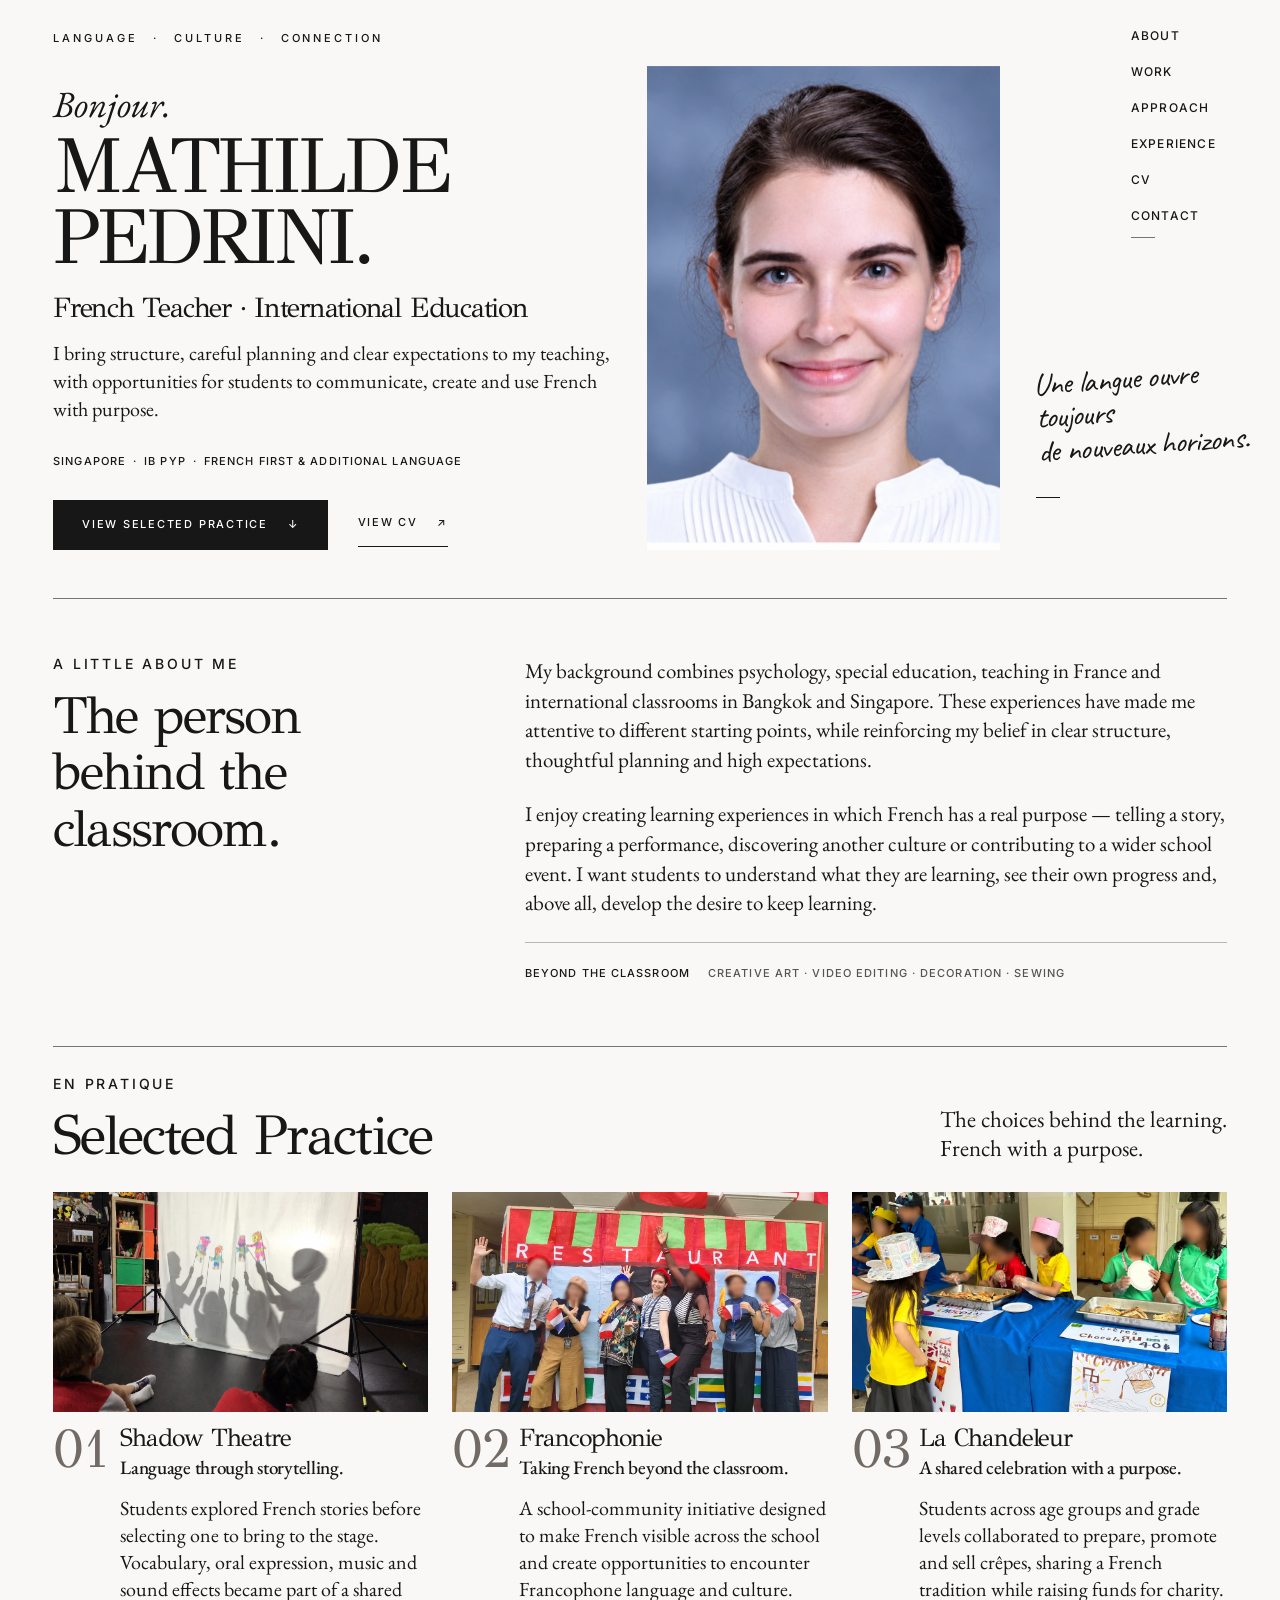
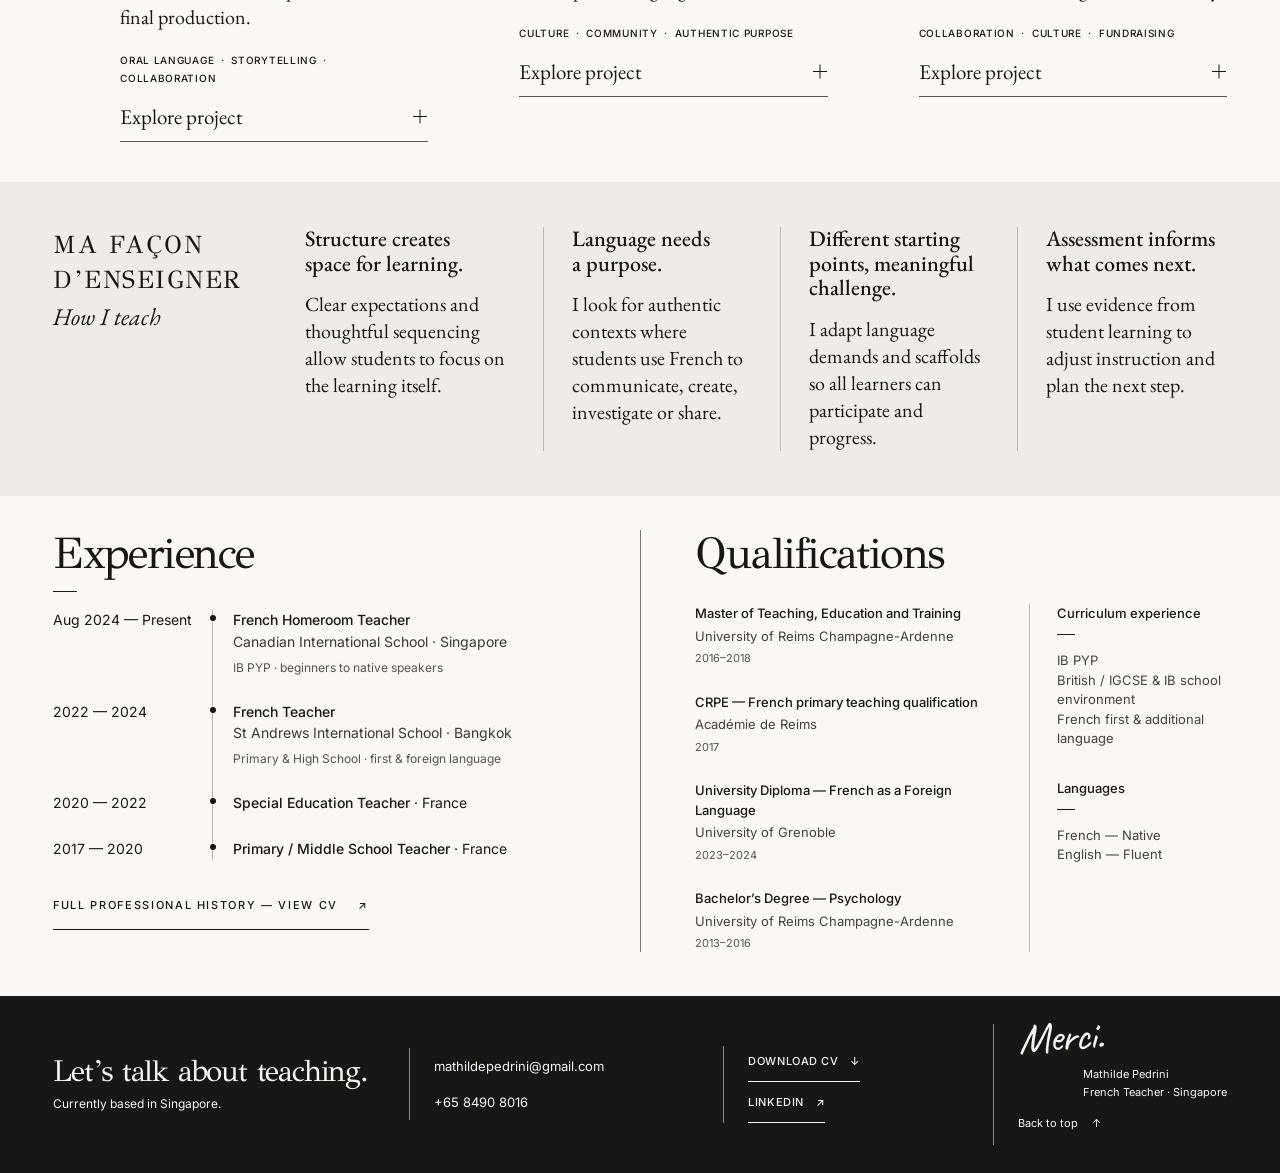
<file: index.html>
<!doctype html>
<html lang="en">
<head>
  <meta charset="utf-8">
  <meta name="viewport" content="width=device-width, initial-scale=1">
  <title>Mathilde Pedrini · French Teacher</title>
  <meta name="description" content="French teacher in international education. Explore Mathilde Pedrini’s approach to language, selected practice, experience and qualifications.">
  <meta name="theme-color" content="#f9f8f6">
  <!-- Discretion, not privacy: GitHub Pages and this CV are publicly accessible. -->
  <link rel="canonical" href="https://mathildepedrini.github.io/">
  <link rel="icon" type="image/svg+xml" href="assets/images/favicon.svg">
  <!-- Original type families, served locally for consistent rendering. -->
  <link rel="preload" href="assets/fonts/gfs-didot-400-normal.woff2" as="font" type="font/woff2" crossorigin>
  <link rel="stylesheet" href="assets/fonts/fonts.css">
  <link rel="stylesheet" href="styles.css?v=20261010-photos">
  <script src="script.js?v=20261010-photos" defer></script>
  <meta name="author" content="Mathilde Pedrini">
  <meta property="og:type" content="website">
  <meta property="og:locale" content="en_GB">
  <meta property="og:site_name" content="Mathilde Pedrini">
  <meta property="og:title" content="Mathilde Pedrini · French Teacher">
  <meta property="og:description" content="Language, culture and connection. Selected teaching practice, international experience and professional qualifications.">
  <meta property="og:url" content="https://mathildepedrini.github.io/">
  <meta property="og:image" content="https://mathildepedrini.github.io/assets/images/social-preview.png">
  <meta property="og:image:width" content="1200">
  <meta property="og:image:height" content="630">
  <meta property="og:image:alt" content="Mathilde Pedrini — French Teacher. Language · Culture · Connection.">
  <meta name="twitter:card" content="summary_large_image">
  <meta name="twitter:title" content="Mathilde Pedrini · French Teacher">
  <meta name="twitter:description" content="Selected practice and experience in international education.">
  <meta name="twitter:image" content="https://mathildepedrini.github.io/assets/images/social-preview.png">
  <link rel="icon" type="image/png" sizes="32x32" href="assets/images/favicon-32.png">
  <link rel="apple-touch-icon" href="assets/images/apple-touch-icon.png">
</head>
<body>
  <a class="skip-link" href="#main">Skip to content</a>

  <!-- 01. MASTHEAD + HERO — edit your introduction and portrait here. -->
  <header id="top" class="masthead wrap">
    <a class="masthead-signature" href="#top" aria-label="Mathilde Pedrini — back to top">Language <span aria-hidden="true">·</span> Culture <span aria-hidden="true">·</span> Connection</a>
    <button class="menu-toggle" type="button" aria-expanded="false" aria-controls="main-nav" hidden>
      <span class="menu-label">Menu</span><span class="menu-mark" aria-hidden="true"><i></i><i></i></span>
    </button>
    <nav id="main-nav" class="main-nav" aria-label="Main navigation">
      <a href="#about">About</a>
      <a href="#practice">Work</a>
      <a href="#approach">Approach</a>
      <a href="#experience">Experience</a>
      <a href="assets/documents/Mathilde-Pedrini-CV.pdf" target="_blank" rel="noopener">CV<span class="sr-only"> (PDF, opens in a new tab)</span></a>
      <a href="#contact">Contact</a>
    </nav>
  </header>

  <main id="main" tabindex="-1">
    <section class="hero wrap" aria-labelledby="name">
      <div class="hero-intro">
        <p class="bonjour" lang="fr">Bonjour.</p>
        <h1 id="name">Mathilde<br>Pedrini.</h1>
        <p class="role">French Teacher <span aria-hidden="true">·</span> International Education</p>
        <p class="intro-copy">I bring structure, careful planning and clear expectations to my teaching, with opportunities for students to communicate, create and use French with purpose.</p>
        <p class="credentials-line"><span>Singapore</span><span>IB PYP</span><span>French first &amp; additional language</span></p>
        <div class="hero-actions">
          <a class="button-primary" href="#practice">View selected practice <span aria-hidden="true">↓</span></a>
          <a class="text-link label-link" href="assets/documents/Mathilde-Pedrini-CV.pdf" target="_blank" rel="noopener">View CV <span aria-hidden="true">↗</span><span class="sr-only"> (PDF, opens in a new tab)</span></a>
        </div>
      </div>
      <figure class="portrait-frame">
        <!-- High-resolution colour portrait based on the original CV headshot. -->
        <img src="assets/images/mathilde-portrait.webp" width="1196" height="1228" fetchpriority="high" alt="Professional portrait of Mathilde Pedrini">
      </figure>
      <aside class="hero-note" aria-label="A note in French">
        <p class="hero-note-text" lang="fr">Une langue ouvre toujours<br>de nouveaux horizons.</p>
        <span class="small-rule" aria-hidden="true"></span>
      </aside>
    </section>

    <!-- 02. ABOUT — personal-professional context that complements, rather than repeats, the CV. -->
    <section id="about" class="about wrap" aria-labelledby="about-title">
      <div class="about-heading">
        <p class="eyebrow">A little about me</p>
        <h2 id="about-title">The person behind the classroom.</h2>
      </div>
      <div class="about-copy">
        <p>My background combines psychology, special education, teaching in France and international classrooms in Bangkok and Singapore. These experiences have made me attentive to different starting points, while reinforcing my belief in clear structure, thoughtful planning and high expectations.</p>
        <p>I enjoy creating learning experiences in which French has a real purpose — telling a story, preparing a performance, discovering another culture or contributing to a wider school event. I want students to understand what they are learning, see their own progress and, above all, develop the desire to keep learning.</p>
        <p class="about-personal"><span>Beyond the classroom</span> Creative art · video editing · decoration · sewing</p>
      </div>
    </section>

    <!-- 03. SELECTED PRACTICE — three cards, with details on the same page.
         All three thumbnail images are AI-generated illustrations taken from
         the approved design. Do not present them as classroom photographs. -->
    <section id="practice" class="practice wrap" aria-labelledby="practice-title">
      <div class="practice-heading">
        <div class="practice-heading-main">
          <p class="eyebrow" lang="fr">En pratique</p>
          <h2 id="practice-title">Selected Practice</h2>
        </div>
        <p class="practice-deck">The choices behind the learning.<br>French with a purpose.</p>
      </div>

      <div class="project-grid">
        <article class="project-card" id="shadow-theatre" aria-labelledby="shadow-title">
          <figure class="project-figure">
            <img src="assets/images/shadow-theatre.webp" width="1440" height="1080" loading="lazy" alt="Colourful puppets and shadows performing behind a screen during the shadow theatre project">
          </figure>
          <div class="project-body">
            <span class="project-number" aria-hidden="true">01</span>
            <div class="project-writing">
              <h3 id="shadow-title">Shadow Theatre</h3>
              <p class="project-subtitle">Language through storytelling.</p>
              <p class="project-description">Students explored French stories before selecting one to bring to the stage. Vocabulary, oral expression, music and sound effects became part of a shared final production.</p>
              <p class="project-tags">Oral language <span>·</span> Storytelling <span>·</span> Collaboration</p>
              <details class="project-details" id="shadow-details">
                <summary><span>Explore project<span class="sr-only"> — Shadow Theatre</span></span><span class="detail-mark" aria-hidden="true"></span></summary>
                <div class="project-detail-content">
                  <h4>Learning intention</h4>
                  <p>Use French vocabulary and oral expression to bring a chosen story to life.</p>
                  <h4>From story to stage</h4>
                  <p>Discover and choose a story, develop its vocabulary and oral expression, add music and sound effects, then present the production.</p>
                  <h4>Instructional decisions</h4>
                  <p>Student choice gives the language work a shared purpose. Vocabulary and voice become tools for communicating a story, alongside music and sound.</p>
                  <h4>Assessment</h4>
                  <p>The final production served as the assessment, bringing the language work together in a performance.</p>
                </div>
              </details>
            </div>
          </div>
        </article>

        <article class="project-card" id="francophonie" aria-labelledby="francophonie-title">
          <figure class="project-figure">
            <img src="assets/images/francophonie.webp" width="1440" height="663" loading="lazy" alt="Mathilde and colleagues celebrating Francophonie in front of a handmade French restaurant">
          </figure>
          <div class="project-body">
            <span class="project-number" aria-hidden="true">02</span>
            <div class="project-writing">
              <h3 id="francophonie-title">Francophonie</h3>
              <p class="project-subtitle">Taking French beyond the classroom.</p>
              <p class="project-description">A school-community initiative designed to make French visible across the school and create opportunities to encounter Francophone language and culture.</p>
              <p class="project-tags">Culture <span>·</span> Community <span>·</span> Authentic purpose</p>
              <details class="project-details" id="francophonie-details">
                <summary><span>Explore project<span class="sr-only"> — Francophonie</span></span><span class="detail-mark" aria-hidden="true"></span></summary>
                <div class="project-detail-content">
                  <h4>Purpose</h4>
                  <p>Give the French language and Francophone cultures a place in the wider school community, beyond individual lessons.</p>
                  <h4>My contribution</h4>
                  <p>I organise Francophonie celebrations and events that promote the French language throughout the school community.</p>
                  <h4>Related cultural projects</h4>
                  <p>To celebrate Francophonie and promote French across the school, I also organised an exhibition on French-speaking countries, a choir singing French songs, and a QR-code treasure hunt featuring fun facts about French-speaking countries.</p>
                </div>
              </details>
            </div>
          </div>
        </article>

        <article class="project-card" id="chandeleur" aria-labelledby="chandeleur-title">
          <figure class="project-figure">
            <img src="assets/images/chandeleur.webp" width="1080" height="1440" loading="lazy" alt="Students preparing and selling crêpes at a decorated school fundraising stall">
          </figure>
          <div class="project-body">
            <span class="project-number" aria-hidden="true">03</span>
            <div class="project-writing">
              <h3 id="chandeleur-title" lang="fr">La Chandeleur</h3>
              <p class="project-subtitle">A shared celebration with a purpose.</p>
              <p class="project-description">Students across age groups and grade levels collaborated to prepare, promote and sell crêpes, sharing a French tradition while raising funds for charity.</p>
              <p class="project-tags">Collaboration <span>·</span> Culture <span>·</span> Fundraising</p>
              <details class="project-details" id="chandeleur-details">
                <summary><span>Explore project<span class="sr-only"> — La Chandeleur</span></span><span class="detail-mark" aria-hidden="true"></span></summary>
                <div class="project-detail-content">
                  <h4>Purpose</h4>
                  <p>Bring La Chandeleur into the school community through a crêpe fundraiser, connecting a French cultural celebration with a shared charitable purpose.</p>
                  <h4>From preparation to sale</h4>
                  <p>Students took part in preparing crêpes, creating promotional materials and selling them. The celebration became a collaborative project, with a real audience and a purpose beyond the classroom.</p>
                  <h4>Across ages and grade levels</h4>
                  <p>The project brought students of different ages and grade levels together to contribute to the same event. Collaboration connected the preparation, promotion and sale of the crêpes.</p>
                  <h4>Culture in the school community</h4>
                  <p>Sharing the celebration gave students a practical way to introduce others to a French tradition while contributing to a fundraising effort.</p>
                </div>
              </details>
            </div>
          </div>
        </article>
      </div>
    </section>

    <!-- 04. APPROACH — the light-grey, five-column band from the reference. -->
    <section id="approach" class="approach" aria-labelledby="approach-title">
      <div class="approach-grid wrap">
        <div class="approach-label">
          <h2 id="approach-title" lang="fr">Ma façon<br> d’enseigner</h2>
          <p>How I teach</p>
        </div>
        <article class="approach-item">
          <h3>Structure creates<br class="desktop-break"> space for learning.</h3>
          <p>Clear expectations and thoughtful sequencing allow students to focus on the learning itself.</p>
        </article>
        <article class="approach-item">
          <h3>Language needs<br class="desktop-break"> a purpose.</h3>
          <p>I look for authentic contexts where students use French to communicate, create, investigate or share.</p>
        </article>
        <article class="approach-item">
          <h3>Different starting points, meaningful challenge.</h3>
          <p>I adapt language demands and scaffolds so all learners can participate and progress.</p>
        </article>
        <article class="approach-item">
          <h3>Assessment informs<br class="desktop-break"> what comes next.</h3>
          <p>I use evidence from student learning to adjust instruction and plan the next step.</p>
        </article>
      </div>
    </section>

    <!-- 05. EXPERIENCE & QUALIFICATIONS — concise; the full CV is linked below. -->
    <div class="career wrap">
      <section id="experience" class="experience" aria-labelledby="experience-title">
        <h2 id="experience-title">Experience</h2>
        <span class="small-rule" aria-hidden="true"></span>
        <ol class="timeline">
          <li>
            <p class="timeline-date">Aug 2024 — Present</p>
            <div class="timeline-content"><h3>French Homeroom Teacher</h3><p>Canadian International School · Singapore</p><p class="experience-focus">IB PYP · beginners to native speakers</p></div>
          </li>
          <li>
            <p class="timeline-date">2022 — 2024</p>
            <div class="timeline-content"><h3>French Teacher</h3><p>St Andrews International School · Bangkok</p><p class="experience-focus">Primary &amp; High School · first &amp; foreign language</p></div>
          </li>
          <li>
            <p class="timeline-date">2020 — 2022</p>
            <div class="timeline-content"><h3>Special Education Teacher <span>· France</span></h3></div>
          </li>
          <li>
            <p class="timeline-date">2017 — 2020</p>
            <div class="timeline-content"><h3>Primary / Middle School Teacher <span>· France</span></h3></div>
          </li>
        </ol>
        <a class="career-cv-link text-link label-link" href="assets/documents/Mathilde-Pedrini-CV.pdf" target="_blank" rel="noopener">Full professional history — View CV <span class="sr-only"> (PDF, opens in a new tab)</span> <span aria-hidden="true">↗</span></a>
      </section>
      <section id="qualifications" class="qualifications" aria-labelledby="qualifications-title">
        <h2 id="qualifications-title">Qualifications</h2>
        <div class="qualifications-grid">
          <dl class="degrees">
            <div><dt>Master of Teaching, Education and Training</dt><dd class="qualification-detail">University of Reims Champagne-Ardenne <span class="qualification-year">2016–2018</span></dd></div>
            <div><dt>CRPE — French primary teaching qualification</dt><dd class="qualification-detail">Académie de Reims <span class="qualification-year">2017</span></dd></div>
            <div><dt>University Diploma — French as a Foreign Language</dt><dd class="qualification-detail">University of Grenoble <span class="qualification-year">2023–2024</span></dd></div>
            <div><dt>Bachelor’s Degree — Psychology</dt><dd class="qualification-detail">University of Reims Champagne-Ardenne <span class="qualification-year">2013–2016</span></dd></div>
          </dl>
          <div class="curriculum-languages">
            <h3>Curriculum experience</h3>
            <span class="small-rule" aria-hidden="true"></span>
            <p>IB PYP<br>British / IGCSE &amp; IB school environment<br>French first &amp; additional language</p>
            <h3>Languages</h3>
            <span class="small-rule" aria-hidden="true"></span>
            <p>French — Native<br>English — Fluent</p>
          </div>
        </div>
      </section>
    </div>
  </main>

  <!-- 06. CONTACT — original contact information and profile URL. -->
  <footer id="contact" class="contact" aria-labelledby="contact-title">
    <div class="contact-grid wrap">
      <div class="contact-intro">
        <h2 id="contact-title">Let’s talk about teaching.</h2>
        <p>Currently based in Singapore.</p>
      </div>
      <address class="contact-address">
        <a href="mailto:mathildepedrini@gmail.com">mathildepedrini@gmail.com</a>
        <a href="tel:+6584908016">+65 8490 8016</a>
      </address>
      <div class="contact-cv">
        <a class="text-link label-link" href="assets/documents/Mathilde-Pedrini-CV.pdf" download="Mathilde-Pedrini-CV.pdf">Download CV <span aria-hidden="true">↓</span><span class="sr-only"> (PDF, 751 KB)</span></a>
        <a class="text-link label-link" href="https://www.linkedin.com/in/mathilde-pedrini-573673295/" target="_blank" rel="noopener noreferrer">LinkedIn <span aria-hidden="true">↗</span><span class="sr-only"> (opens in a new tab)</span></a>
      </div>
      <div class="signoff">
        <p class="merci-text" lang="fr">Merci.</p>
        <p class="signoff-meta">Mathilde Pedrini<br>French Teacher · Singapore</p>
        <a class="back-top" href="#top">Back to top <span aria-hidden="true">↑</span></a>
      </div>
    </div>
  </footer>
</body>
</html>
</file>
<file: assets/fonts/fonts.css>
@font-face { font-family: 'Caveat'; font-style: normal; font-weight: 400; font-display: swap; src: url('caveat-400-normal.woff2') format('woff2'); }
@font-face { font-family: 'EB Garamond'; font-style: italic; font-weight: 400; font-display: swap; src: url('eb-garamond-400-italic.woff2') format('woff2'); }
@font-face { font-family: 'EB Garamond'; font-style: normal; font-weight: 400; font-display: swap; src: url('eb-garamond-400-normal.woff2') format('woff2'); }
@font-face { font-family: 'EB Garamond'; font-style: normal; font-weight: 500; font-display: swap; src: url('eb-garamond-500-normal.woff2') format('woff2'); }
@font-face { font-family: 'GFS Didot'; font-style: normal; font-weight: 400; font-display: swap; src: url('gfs-didot-400-normal.woff2') format('woff2'); }
@font-face { font-family: 'Inter'; font-style: normal; font-weight: 400; font-display: swap; src: url('inter-400-normal.woff2') format('woff2'); }
@font-face { font-family: 'Inter'; font-style: normal; font-weight: 500; font-display: swap; src: url('inter-500-normal.woff2') format('woff2'); }
</file>
<file: styles.css>
/*
 * Mathilde Pedrini — French editorial portfolio
 * Refined from the original editorial design, 1 October 2026.
 * Edit colours, type and spacing in :root. No framework or build step.
 * Original composition and palette retained; responsive rules consolidated below.
 */

/* ---------- Design tokens + accessible foundations ---------- */
:root {
  --paper: #f9f8f6;
  --ink: #171717;
  --muted: #565452;
  --rule: #777471;
  --soft-rule: #bbb8b4;
  --band: #eeece9;
  --footer: #171717;
  --number: #716a65;
  --serif: 'EB Garamond', 'Baskerville', 'Times New Roman', serif;
  --display: 'GFS Didot', Didot, 'Bodoni MT', 'EB Garamond', Georgia, serif;
  --sans: Inter, -apple-system, BlinkMacSystemFont, 'Segoe UI', Arial, sans-serif;
  --hand: 'Snell Roundhand', 'Caveat', 'Segoe Script', 'Bradley Hand', cursive;
  --max-width: 1360px;
  --gutter: clamp(24px, 4.75vw, 76px);
}
* { box-sizing: border-box; }
html { scroll-behavior: smooth; scroll-padding-top: 30px; }
body { margin: 0; background: var(--paper); color: var(--ink); font-family: var(--serif); font-size: 20px; -webkit-font-smoothing: antialiased; }
button, a { -webkit-tap-highlight-color: rgba(23,23,23,.08); }
h1, h2, h3, h4, p, figure, dl, dd { margin: 0; }
button, a { touch-action: manipulation; }
button { color: inherit; font: inherit; }
a { color: inherit; text-decoration-thickness: 1px; text-underline-offset: .25em; }
a, button, summary { outline-offset: 5px; }
a:focus-visible, button:focus-visible, summary:focus-visible { outline: 2px solid currentColor; }
img { display: block; max-width: 100%; }
button { cursor: pointer; }
[hidden] { display: none !important; }
::selection { color: var(--paper); background: var(--ink); }
.wrap { width: calc(100% - var(--gutter) * 2); max-width: var(--max-width); margin-inline: auto; }
.sr-only { position: absolute; width: 1px; height: 1px; padding: 0; margin: -1px; overflow: hidden; clip-path: inset(50%); border: 0; white-space: nowrap; }
.skip-link { position: fixed; left: 16px; top: 12px; transform: translateY(-180%); z-index: 100; padding: 12px 18px; background: var(--ink); color: white; font: 14px var(--sans); }
.skip-link:focus { transform: translateY(0); }
.small-rule { display: block; width: 24px; height: 1px; background: currentColor; }
.eyebrow { font: 500 14px/1.5 var(--sans); letter-spacing: .2em; text-transform: uppercase; }
h2 { font: 400 clamp(40px, 4.4vw, 66px)/1.08 var(--display); letter-spacing: -.035em; }

/* ---------- Masthead: a small signature, vertical menu at upper right ---------- */
.masthead { position: relative; padding-top: 22px; min-height: 64px; z-index: 5; }
.masthead-signature { display: inline-block; font: 500 11px/1.5 var(--sans); letter-spacing: .27em; text-transform: uppercase; text-decoration: none; }
.masthead-signature span { margin: 0 9px; }
.main-nav { position: absolute; top: 20px; right: 0; display: flex; flex-direction: column; align-items: flex-start; gap: 4px; min-width: 96px; }
.main-nav a { min-height: 32px; display: flex; align-items: center; position: relative; font: 500 12px/1.2 var(--sans); letter-spacing: .1em; text-transform: uppercase; text-decoration: none; }
.main-nav a::after { content: ''; position: absolute; left: 0; bottom: 3px; width: 0; height: 1px; background: currentColor; transition: width .18s ease; }
.main-nav a:hover::after, .main-nav a:focus-visible::after { width: 100%; }
.main-nav::after { content: ''; width: 24px; height: 1px; margin-top: 1px; background: var(--rule); }
.menu-toggle { display: none; }

/* ---------- Hero ---------- */
.hero { display: grid; grid-template-columns: minmax(0, 1.58fr) minmax(0, 1fr) minmax(0, .54fr); gap: clamp(24px, 3.2vw, 52px); padding: 2px 0 48px; border-bottom: 1px solid var(--rule); align-items: center; }
.hero-intro { min-width: 0; padding-block: 20px 0; }
.bonjour { font-size: clamp(32px, 2.9vw, 44px); font-style: italic; line-height: 1; margin-bottom: 8px; }
h1 { font: 400 clamp(60px, 6.1vw, 90px)/.91 var(--display); letter-spacing: -.052em; text-transform: uppercase; margin-bottom: 20px; }
.role { font: 400 clamp(23px, 2.15vw, 33px)/1.12 var(--display); letter-spacing: -.045em; margin-bottom: 15px; }
.intro-copy { max-width: 610px; font-size: clamp(20px, 1.47vw, 23px); line-height: 1.4; }
.credentials-line { display: flex; flex-wrap: wrap; align-items: center; gap: 7px; margin-block: 29px; font: 500 11px/1.7 var(--sans); letter-spacing: .1em; text-transform: uppercase; }
.credentials-line span:not(:last-child)::after { content: '·'; margin-left: 7px; }
.hero-actions { display: flex; align-items: center; flex-wrap: wrap; gap: 30px; }
.button-primary { display: inline-flex; align-items: center; justify-content: center; gap: 20px; min-height: 50px; padding: 13px 28px; background: var(--ink); color: white; border: 1px solid var(--ink); font: 500 11px/1.5 var(--sans); letter-spacing: .16em; text-transform: uppercase; text-decoration: none; transition: background .18s ease, color .18s ease; }
.button-primary:hover { color: var(--ink); background: transparent; }
.text-link { display: inline-flex; align-items: center; justify-content: space-between; gap: 20px; min-height: 44px; padding-bottom: 4px; border-bottom: 1px solid currentColor; text-decoration: none; }
.text-link:hover { text-decoration: underline; text-underline-offset: 6px; }
.label-link { font: 500 11px/1.5 var(--sans); text-transform: uppercase; letter-spacing: .15em; }
.portrait-frame { width: 100%; min-width: 0; align-self: stretch; min-height: 440px; aspect-ratio: 275/363; overflow: hidden; background: #dadada; }
.portrait-frame img { width: 100%; height: 100%; object-fit: cover; object-position: center; filter: none; }
.hero-note { align-self: end; padding-bottom: 52px; }
.hero-note-text {
  width: max-content;
  max-width: 220px;
  font: 400 31px/1.08 var(--hand);
  letter-spacing: -.02em;
  transform: rotate(-4deg);
  transform-origin: left center;
}
.hero-note .small-rule { margin-top: 28px; }


/* ---------- About: personal-professional context, deliberately concise ---------- */
.about {
  display: grid;
  grid-template-columns: .72fr 1.28fr;
  gap: clamp(50px, 7vw, 110px);
  padding-block: 54px 62px;
  border-bottom: 1px solid var(--rule);
}
.about-heading .eyebrow { margin-bottom: 14px; }
.about-heading h2 { max-width: 430px; font-size: clamp(42px, 4.1vw, 62px); }
.about-copy { max-width: 760px; padding-top: 3px; }
.about-copy > p { font-size: clamp(21px, 1.55vw, 23px); line-height: 1.42; }
.about-copy > p + p { margin-top: 24px; }
.about-personal {
  padding-top: 21px;
  border-top: 1px solid var(--soft-rule);
  color: var(--muted);
  font: 500 11px/1.8 var(--sans) !important;
  letter-spacing: .1em;
  text-transform: uppercase;
}
.about-personal span { color: var(--ink); margin-right: 14px; }
.career-cv-link { width: fit-content; margin-top: 26px; }
.qualification-detail { color: var(--muted); }



/* ---------- Selected practice: editorial three-column grid ---------- */
.practice { padding-block: 26px 40px; }
.practice-heading { display: grid; grid-template-columns: 1fr auto; align-items: end; gap: 50px; margin-bottom: 25px; }
.practice-heading .eyebrow { margin-bottom: 12px; }
.practice-deck { font-size: 23px; line-height: 1.25; padding-bottom: 4px; }
.project-grid { display: grid; grid-template-columns: repeat(3, minmax(0, 1fr)); gap: 26px; align-items: start; }
.project-card { min-width: 0; }
.project-figure { margin-bottom: 12px; }
.project-figure img { display: block; width: 100%; aspect-ratio: 297/174; height: auto; object-fit: cover; }
#francophonie .project-figure img { object-position: left center; }
#chandeleur .project-figure img { object-position: center 62%; }
.project-body { display: grid; grid-template-columns: 52px minmax(0, 1fr); gap: 15px; }
.project-number { font: 400 54px/.95 var(--display); color: var(--number); letter-spacing: -.035em; }
.project-writing h3 { font: 400 clamp(24px, 1.98vw, 30px)/1.12 var(--display); letter-spacing: -.04em; }
.project-subtitle { margin-top: 5px; font-size: 19px; line-height: 1.2; font-weight: 500; letter-spacing: -.015em; }
.project-description { margin-top: 15px; font-size: 20px; line-height: 1.36; }
.project-tags { margin-top: 20px; font: 500 10px/1.8 var(--sans); letter-spacing: .07em; text-transform: uppercase; }
.project-tags span { margin-inline: 3px; }
.project-details { margin-top: 7px; }
.project-details summary { display: flex; justify-content: space-between; align-items: center; gap: 20px; width: 100%; min-height: 48px; border-bottom: 1px solid #575451; list-style: none; font-size: 21px; line-height: 1.25; cursor: pointer; padding-block: 8px; }
.project-details summary::-webkit-details-marker { display: none; }
.project-details summary:hover { color: var(--muted); }
.project-detail-content { padding-top: 24px; }
.project-detail-content h4 { margin-block: 17px 7px; font: 500 11px/1.6 var(--sans); letter-spacing: .12em; text-transform: uppercase; }
.project-detail-content h4:first-child { margin-top: 0; }
.project-detail-content p { font-size: 20px; line-height: 1.45; }

/* ---------- How I teach: restrained grey band, no decorative boxes ---------- */
.approach { background: var(--band); padding-block: 45px; }
.approach-grid { display: grid; grid-template-columns: 1.07fr 1fr 1fr 1fr 1fr; gap: 28px; }
.approach-label h2 { font: 400 25px/1.4 var(--display); letter-spacing: .06em; text-transform: uppercase; }
.approach-label p { font-size: 24px; line-height: 1.2; font-style: italic; margin-top: 6px; }
.approach-item { border-left: 1px solid var(--soft-rule); padding-left: 28px; }
.approach-item:nth-child(2) { border-left: 0; padding-left: 0; }
.approach-item h3 { font-size: 22px; font-weight: 500; line-height: 1.13; margin-bottom: 15px; }
.approach-item p { font-size: 20px; line-height: 1.35; }

/* ---------- Career, qualifications and curriculum ---------- */
.career { display: grid; grid-template-columns: 1fr 1.1fr; gap: 54px; padding-block: 34px 44px; }
.career h2 { font-size: clamp(37px, 3.45vw, 52px); margin-bottom: 26px; }
.experience > .small-rule { margin-top: -13px; margin-bottom: 18px; }
.timeline { list-style: none; padding: 0; margin: 0; font: 400 14px/1.45 var(--sans); }
.timeline li { position: relative; display: grid; grid-template-columns: 140px minmax(0,1fr); gap: 19px; }
.timeline-date { font-size: 14px; white-space: nowrap; }
.timeline-content { position: relative; padding: 0 0 24px 20px; border-left: 1px solid var(--soft-rule); }
.timeline li:last-child .timeline-content { padding-bottom: 0; }
.timeline-content::before { content: ''; position: absolute; width: 6px; height: 6px; border-radius: 50%; background: var(--ink); top: 5px; left: -3.5px; }
.timeline h3 { font: 500 14px/1.4 var(--sans); margin-bottom: 2px; }
.timeline h3 span { font-weight: 400; }
.timeline-content p { color: #383735; }
.qualifications { border-left: 1px solid var(--rule); padding-left: 54px; }
.qualifications-grid { display: grid; grid-template-columns: 1.55fr 1fr; gap: 27px; }
.degrees { font: 400 13px/1.5 var(--sans); }
.degrees > div + div { margin-top: 26px; }
.degrees dt { font-weight: 500; }
.degrees dd { color: #41403e; margin-top: 3px; }
.curriculum-languages { padding-left: 27px; border-left: 1px solid var(--soft-rule); font: 400 13px/1.5 var(--sans); }
.curriculum-languages h3 { font: 500 13px/1.4 var(--sans); }
.curriculum-languages .small-rule { width: 18px; margin-block: 12px 16px; }
.curriculum-languages p { color: #41403e; }
.curriculum-languages p + h3 { margin-top: 30px; }

/* ---------- Contact / sign-off ---------- */
.contact { background: var(--footer); color: #f5f4f1; padding-block: 28px; }
.contact-grid { display: grid; grid-template-columns: 1.35fr 1.18fr 1fr .95fr; gap: 24px; align-items: center; }
.contact h2 { font-size: clamp(25px, 2.35vw, 35px); letter-spacing: -.04em; }
.contact p { font: 400 12px/1.65 var(--sans); }
.contact-intro p { margin-top: 7px; }
.contact-address, .contact-cv, .signoff { border-left: 1px solid #868480; padding-left: 24px; min-height: 70px; }
.contact-address { display: flex; flex-direction: column; justify-content: center; font: 400 13px/1.7 var(--sans); }
.contact-address a { display: inline-flex; align-items: center; min-height: 36px; text-decoration: none; overflow-wrap: anywhere; }
.contact-address a:hover { text-decoration: underline; }
.contact-cv { display: flex; flex-direction: column; align-items: flex-start; justify-content: center; gap: 5px; }
.contact-cv .text-link { gap: 12px; font-size: 11px; letter-spacing: .05em; white-space: nowrap; }
.signoff { display: flex; flex-direction: column; align-items: flex-start; padding-top: 0; }
.merci-text {
  font: 400 43px/1.05 var(--hand) !important;
  letter-spacing: -.025em;
  transform: rotate(-3deg);
  transform-origin: left center;
  margin: -7px 0 3px !important;
}
.signoff-meta { align-self: flex-end; font-size: 11px !important; position: relative; }

/* Small refinements shared by all screen sizes. */
[tabindex="-1"]:focus { outline: none; }
.hero-note, .project-writing, .timeline-content, .qualifications, .degrees, .curriculum-languages { min-width: 0; }
.project-detail-content { overflow-wrap: break-word; }
.detail-mark { position: relative; flex: 0 0 16px; width: 16px; height: 16px; }
.detail-mark::before, .detail-mark::after { content: ''; position: absolute; left: 1px; top: 7px; width: 14px; height: 1px; background: currentColor; }
.detail-mark::after { transform: rotate(90deg); transition: transform .18s ease; }
details[open] .detail-mark::after { transform: rotate(0); }
.timeline-content .experience-focus { color: var(--muted); font-size: 12px; line-height: 1.55; margin-top: 7px; }
.qualification-year { display: block; font-size: 11px; margin-top: 4px; color: var(--muted); }
.back-top { display: inline-flex; align-items: center; gap: 14px; min-height: 44px; font: 400 11px/1.5 var(--sans); text-decoration: none; }
.back-top:hover { text-decoration: underline; }
.main-nav a[aria-current="location"]::after { width: 100%; }
.contact .text-link { min-height: 36px; }

/* Keep the familiar portrait / headline / handwritten-note composition on laptops. */
@media (min-width: 1180px) and (max-width: 1728px) {
  :root { --max-width: 1376px; --gutter: clamp(48px, 4.15vw, 68px); }
  .hero { gap: clamp(30px, 2.8vw, 44px); }
  .portrait-frame { min-height: 400px; }
  .about { gap: clamp(54px, 6vw, 92px); }
  .practice-heading { gap: 38px; }
  .project-grid { gap: 24px; }
}
@media (min-width: 981px) and (max-width: 1199px) {
  .hero { gap: 25px; grid-template-columns: minmax(0,1.5fr) minmax(0,1fr) minmax(0,.5fr); padding-bottom: 38px; }
  h1 { font-size: clamp(57px, 6.1vw, 74px); }
  .portrait-frame { min-height: 370px; }
  .hero-note { padding-bottom: 30px; }
  .hero-note-text { width: auto; font-size: 28px; }
  .role { font-size: 26px; }
  .hero-actions { gap: 18px; }
  .button-primary { padding-inline: 17px; font-size: 10px; letter-spacing: .08em; }
  .hero-actions .label-link { font-size: 10px; }
  .credentials-line { margin-block: 21px; font-size: 10px; letter-spacing: .08em; }
  .about { gap: 40px; }
  .project-grid { gap: 22px; }
  .project-body { grid-template-columns: 36px minmax(0,1fr); gap: 12px; }
  .project-number { font-size: 42px; }
  .project-writing h3 { font-size: 26px; }
  .project-tags { letter-spacing: .04em; }
  .practice-deck { font-size: 21px; }
  .approach-grid { gap: 20px; }
  .approach-item { padding-left: 20px; }
  .approach-label h2 { font-size: 21px; }
  .approach-item h3 { font-size: 22px; }
  .approach-item p { font-size: 19px; }
  .career { gap: 30px; }
  .qualifications { padding-left: 30px; }
  .qualifications-grid { grid-template-columns: 1fr; gap: 25px; }
  .curriculum-languages { display: grid; grid-template-columns: 1fr 1fr; column-gap: 24px; border-left: 0; border-top: 1px solid var(--soft-rule); padding: 20px 0 0; }
  .curriculum-languages h3 { grid-column: 1; }
  .curriculum-languages p { grid-column: 2; }
  .curriculum-languages .small-rule { display: none; }
  .curriculum-languages p + h3 { margin-top: 20px; }
  .curriculum-languages p:last-child { margin-top: 20px; }
  .timeline li { grid-template-columns: 124px minmax(0,1fr); gap: 12px; }
  .timeline, .timeline-date, .timeline h3 { font-size: 13px; }
  .contact-grid { grid-template-columns: 1.15fr 1.25fr .95fr .85fr; gap: 20px; }
  .contact-address, .contact-cv, .signoff { padding-left: 20px; }
}

/* Tablet: wider project reading columns, accessible navigation. */
@media (max-width: 980px) {
  :root { --gutter: 32px; }
  html { scroll-padding-top: 98px; }
  .masthead { min-height: 74px; padding-block: 19px; display: flex; align-items: center; justify-content: space-between; flex-wrap: wrap; gap: 0 20px; background: var(--paper); }
  .js .masthead { position: sticky; top: 0; z-index: 20; }
  .js .masthead::before { content: ''; position: absolute; z-index: -1; inset: 0 calc(-1 * var(--gutter)); background: var(--paper); border-bottom: 1px solid var(--soft-rule); }
  .masthead-signature { font-size: 10px; letter-spacing: .14em; }
  .masthead-signature span { margin-inline: 5px; }
  .main-nav { position: static; width: 100%; flex-direction: row; align-items: center; justify-content: flex-start; flex-wrap: wrap; gap: 2px 24px; margin-top: 12px; padding-top: 12px; border-top: 1px solid var(--soft-rule); }
  .main-nav::after { display: none; }
  .main-nav a { min-height: 44px; font-size: 12px; }
  .js .main-nav { display: none; }
  .js .main-nav.is-open { display: grid; grid-template-columns: 1fr 1fr; }
  .menu-toggle:not([hidden]) { display: inline-flex; align-items: center; justify-content: flex-end; gap: 10px; min-height: 44px; min-width: 78px; border: 0; padding: 9px 0 9px 10px; background: transparent; font: 500 11px/1.5 var(--sans); letter-spacing: .05em; text-transform: uppercase; }
  .menu-mark { display: grid; gap: 5px; width: 22px; }
  .menu-mark i { display: block; width: 22px; height: 1px; background: currentColor; transition: transform .18s; }
  .menu-toggle[aria-expanded="true"] i:first-child { transform: translateY(3px) rotate(45deg); }
  .menu-toggle[aria-expanded="true"] i:last-child { transform: translateY(-3px) rotate(-45deg); }
  .hero { grid-template-columns: minmax(0,1.35fr) minmax(0,1fr); gap: 24px 32px; padding-top: 26px; padding-bottom: 34px; }
  .hero-intro { grid-column: 1; grid-row: 1 / span 2; padding-top: 0; }
  .portrait-frame { grid-column: 2; grid-row: 1; min-height: 0; align-self: start; }
  .hero-note { grid-column: 2; grid-row: 2; padding: 0; justify-self: center; align-self: start; }
  .hero-note-text { max-width: 220px; width: auto; font-size: 29px; }
  .hero-note .small-rule { display: none; }
  h1 { font-size: clamp(57px,8vw,76px); }
  .role { font-size: 26px; line-height: 1.15; }
  .intro-copy { font-size: 21px; line-height: 1.4; }
  .credentials-line { font-size: 11px; letter-spacing: .07em; margin-block: 21px; }
  .hero-actions { gap: 16px; }
  .button-primary { padding-inline: 17px; font-size: 10px; letter-spacing: .08em; }
  .label-link { font-size: 11px; letter-spacing: .08em; }
  .about { grid-template-columns: .85fr 1.15fr; gap: 32px; padding-block: 39px; }
  .about-heading .eyebrow { font-size: 11px; }
  .about-heading h2 { font-size: 44px; }
  .about-copy > p { font-size: 21px; line-height: 1.42; }
  .about-copy > p + p { margin-top: 18px; }
  .about-personal span { display: block; margin-bottom: 6px; }
  .practice { padding-block: 32px 40px; }
  .practice-heading { gap: 28px; }
  .practice-heading h2 { font-size: 47px; }
  .practice-heading .eyebrow { font-size: 12px; }
  .practice-deck { font-size: 21px; max-width: 240px; }
  .project-grid { grid-template-columns: 1fr; gap: 0; }
  .project-card { display: grid; grid-template-columns: minmax(0,.8fr) minmax(0,1.2fr); gap: 25px; }
  .project-card + .project-card { margin-top: 29px; padding-top: 29px; border-top: 1px solid var(--soft-rule); }
  .project-body { grid-template-columns: 37px minmax(0,1fr); gap: 12px; }
  .project-number { font-size: 39px; }
  .project-writing h3 { font-size: 29px; }
  .project-description { font-size: 21px; line-height: 1.38; margin-top: 13px; }
  .project-tags { margin-top: 14px; }
  .project-detail-content p { font-size: 21px; }
  .approach-grid { grid-template-columns: 1fr 1fr; gap: 27px 35px; }
  .approach-label { grid-column: 1/-1; display: flex; align-items: baseline; gap: 24px; border-bottom: 1px solid var(--soft-rule); padding-bottom: 19px; }
  .approach-label h2 { font-size: 23px; }
  .approach-label h2 br { display: none; }
  .approach-label p { font-size: 23px; }
  .approach-item { border-left: 0; padding: 0; }
  .approach-item:nth-child(odd) { padding-left: 30px; border-left: 1px solid var(--soft-rule); }
  .approach-item h3 { font-size: 25px; }
  .approach-item p { font-size: 21px; line-height: 1.4; }
  .career { grid-template-columns: 1fr; gap: 35px; padding-block: 39px; }
  .career h2 { font-size: 46px; }
  .timeline li { grid-template-columns: 145px minmax(0,1fr); gap: 20px; }
  .timeline, .timeline-date, .timeline h3 { font-size: 14px; }
  .timeline-content .experience-focus { font-size: 13px; }
  .qualifications { border-left: 0; border-top: 1px solid var(--soft-rule); padding: 32px 0 0; }
  .qualifications-grid { grid-template-columns: 1.55fr 1fr; gap: 34px; }
  .degrees, .curriculum-languages, .curriculum-languages h3 { font-size: 14px; line-height: 1.6; }
  .qualification-year { font-size: 12px; }
  .contact-grid { grid-template-columns: 1.2fr 1fr; gap: 28px; }
  .contact h2 { font-size: 33px; }
  .contact-address { font-size: 14px; }
  .contact-cv { flex-direction: row; padding: 0; border-left: 0; align-items: center; justify-content: flex-start; gap: 28px; }
  .contact .text-link, .contact-address a { min-height: 44px; }
  .signoff { position: relative; padding-left: 24px; }
  .signoff-meta { align-self: flex-start; margin-top: 7px; }
  .merci-text { font-size: 43px !important; }
}

/* Phones: same paper, ink and serif identity, with a comfortable reading measure. */
@media (max-width: 640px) {
  :root { --gutter: 22px; }
  body { font-size: 21px; }
  html { scroll-padding-top: 89px; }
  .masthead { min-height: 67px; padding-block: 10px; gap: 0 12px; }
  .masthead-signature { font-size: 10px; letter-spacing: .08em; }
  .masthead-signature span { margin-inline: 3px; }
  .menu-toggle:not([hidden]) { min-width: 70px; font-size: 10px; }
  .main-nav { gap: 0 22px; padding-top: 8px; margin-top: 8px; }
  .main-nav a { min-height: 44px; font-size: 12px; }
  .hero { grid-template-columns: minmax(0,1.55fr) minmax(0,1fr); gap: 25px 22px; padding-top: 24px; padding-bottom: 30px; }
  .hero-intro { grid-column: 1/-1; grid-row: 1; }
  .bonjour { font-size: 32px; margin-bottom: 12px; }
  h1 { font-size: clamp(49px,14.4vw,80px); line-height: .96; letter-spacing: -.04em; margin-bottom: 18px; }
  .role { font-size: 26px; line-height: 1.15; margin-bottom: 15px; }
  .intro-copy { font-size: 22px; line-height: 1.38; }
  .credentials-line { font-size: 11px; letter-spacing: .05em; line-height: 1.75; margin-block: 20px; gap: 4px 7px; }
  .credentials-line span:not(:last-child)::after { margin-left: 7px; }
  .hero-actions { display: flex; flex-wrap: wrap; align-items: center; gap: 16px 24px; }
  .button-primary { min-height: 48px; font-size: 11px; letter-spacing: .06em; padding: 13px 17px; gap: 14px; }
  .hero-actions .text-link { min-height: 48px; font-size: 11px; letter-spacing: .06em; gap: 15px; white-space: nowrap; }
  .portrait-frame { grid-column: 1; grid-row: 2; width: 100%; aspect-ratio: 1/1.12; margin: 0; min-height: 0; }
  .hero-note { grid-column: 2; grid-row: 2; justify-self: stretch; align-self: center; padding: 0; margin: 0; }
  .hero-note-text { width: auto; max-width: 100%; font-size: clamp(25px,6.6vw,31px); line-height: 1.12; letter-spacing: -.02em; transform: rotate(-3deg); }
  .hero-note .small-rule { display: block; margin-top: 22px; }
  .about { grid-template-columns: 1fr; gap: 23px; padding-block: 33px 36px; }
  .about-heading h2 { font-size: 43px; line-height: 1.05; max-width: 390px; }
  .about-heading .eyebrow { font-size: 11px; margin-bottom: 13px; }
  .about-copy > p { font-size: 22px; line-height: 1.4; }
  .about-copy > p + p { margin-top: 18px; }
  .about-personal { font-size: 11px !important; line-height: 1.8 !important; letter-spacing: .06em; padding-top: 18px; }
  .practice { padding-block: 30px 36px; }
  .practice-heading { grid-template-columns: 1fr; gap: 12px; margin-bottom: 24px; }
  .practice-heading h2 { font-size: 43px; }
  .practice-heading .eyebrow { font-size: 11px; margin-bottom: 10px; }
  .practice-deck { max-width: none; font-size: 22px; line-height: 1.3; padding: 0; }
  .project-card { display: block; }
  .project-card + .project-card { margin-top: 29px; padding-top: 29px; }
  .project-figure { margin-bottom: 18px; }
  .project-body { display: grid; grid-template-columns: 40px minmax(0,1fr); gap: 0 13px; }
  .project-writing { display: contents; }
  .project-number { grid-column: 1; grid-row: 1 / span 2; font-size: 40px; line-height: 1.05; }
  .project-writing h3 { grid-column: 2; grid-row: 1; font-size: 30px; line-height: 1.12; }
  .project-subtitle { grid-column: 2; grid-row: 2; font-size: 21px; line-height: 1.25; margin-top: 6px; }
  .project-description, .project-tags, .project-details { grid-column: 1/-1; }
  .project-description { font-size: 22px; line-height: 1.38; margin-top: 17px; }
  .project-tags { font-size: 11px; letter-spacing: .06em; line-height: 1.75; margin-top: 16px; }
  .project-details { margin-top: 11px; min-width: 0; }
  .project-details summary { min-height: 48px; width: 100%; font-size: 22px; }
  .project-detail-content { padding-top: 21px; }
  .project-detail-content h4 { font-size: 11px; line-height: 1.6; margin-block: 19px 8px; }
  .project-detail-content p { font-size: 22px; line-height: 1.42; }
  .approach { padding-block: 33px; }
  .approach-grid { grid-template-columns: 1fr; gap: 24px; }
  .approach-label { display: block; grid-column: 1; padding-bottom: 21px; }
  .approach-label h2 { font-size: 23px; }
  .approach-label p { font-size: 24px; }
  .approach-item, .approach-item:nth-child(odd) { border-left: 0; padding: 0; }
  .approach-item h3 { font-size: 26px; line-height: 1.16; margin-bottom: 10px; }
  .approach-item p { font-size: 22px; line-height: 1.38; }
  .desktop-break { display: none; }
  .career { padding-block: 33px; gap: 30px; }
  .career h2 { font-size: 43px; margin-bottom: 24px; }
  .timeline li { grid-template-columns: 1fr; gap: 8px; margin-bottom: 23px; }
  .timeline li:last-child { margin-bottom: 0; }
  .timeline-date { font-size: 12px; line-height: 1.6; color: var(--muted); }
  .timeline-content { padding: 0 0 0 18px; }
  .timeline h3 { font-size: 15px; line-height: 1.5; }
  .timeline-content p { font-size: 14px; line-height: 1.65; margin-top: 4px; }
  .timeline-content .experience-focus { font-size: 13px; }
  .career-cv-link { font-size: 11px; line-height: 1.7; margin-top: 24px; gap: 14px; }
  .qualifications { padding-top: 28px; }
  .qualifications-grid { grid-template-columns: 1fr; gap: 27px; }
  .degrees { font-size: 14px; line-height: 1.65; }
  .degrees dt { font-size: 15px; }
  .degrees > div + div { margin-top: 23px; }
  .qualification-year { font-size: 12px; }
  .curriculum-languages { padding: 24px 0 0; border-left: 0; border-top: 1px solid var(--soft-rule); font-size: 14px; line-height: 1.65; }
  .curriculum-languages h3 { font-size: 15px; }
  .curriculum-languages .small-rule { margin-block: 11px 14px; }
  .curriculum-languages p + h3 { margin-top: 25px; }
  .contact { padding-block: 31px; }
  .contact-grid { grid-template-columns: 1fr; gap: 23px; }
  .contact h2 { font-size: 34px; }
  .contact p { font-size: 13px; line-height: 1.65; }
  .contact-address, .contact-cv, .signoff { border-left: 0; padding-left: 0; min-height: 0; }
  .contact-address { font-size: 14px; line-height: 1.7; }
  .contact-address a { min-height: 44px; width: fit-content; }
  .contact-cv { gap: 29px; flex-wrap: wrap; }
  .contact-cv .text-link { font-size: 12px; min-height: 44px; }
  .signoff { border-top: 1px solid #868480; padding-top: 23px; display: grid; grid-template-columns: auto 1fr; gap: 8px 25px; align-items: center; }
  .signoff .merci-text { font-size: 43px !important; margin: 0 !important; }
  .signoff-meta { align-self: center; font-size: 12px !important; margin: 0; }
  .back-top { grid-column: 1/-1; width: fit-content; font-size: 12px; }
}
@media (max-width: 360px) {
  :root { --gutter: 20px; }
  .menu-label { position: absolute; width: 1px; height: 1px; clip-path: inset(50%); overflow: hidden; }
  .menu-toggle:not([hidden]) { min-width: 44px; padding-left: 5px; }
  .masthead-signature { font-size: 10px; letter-spacing: .03em; }
  .hero-actions { gap: 14px; }
  .button-primary { padding-inline: 13px; font-size: 10px; gap: 10px; }
  .hero-actions .text-link { font-size: 11px; gap: 10px; }
  .hero-note-text { font-size: 25px; }
  .about-heading h2, .practice-heading h2, .career h2 { font-size: 39px; }
  .project-writing h3 { font-size: 27px; }
}

@media (prefers-reduced-motion: reduce) {
  html { scroll-behavior: auto; }
  *, *::before, *::after { transition: none !important; animation: none !important; }
}
@media (forced-colors: active) {
  .button-primary { border: 1px solid ButtonText; }
  .detail-mark::before, .detail-mark::after { background: ButtonText; }
}
@media print {
  :root { --gutter: 15px; }
  html { scroll-padding: 0; }
  body { background: white; color: black; }
  .js .masthead { position: static; }
  .main-nav, .menu-toggle, .hero-actions, .contact-cv, .back-top { display: none !important; }
  .hero { grid-template-columns: 1.6fr 1fr; }
  .hero-note { display: none; }
  .portrait-frame { min-height: 0; }
  .project-grid { display: block; }
  .project-card { display: block; break-inside: avoid; margin-bottom: 25px; }
  .project-figure { max-width: 250px; }
  .project-details summary { display: none; }
  .project-details:not([open]) > .project-detail-content { display: block; }
  .contact { background: white; color: black; border-top: 1px solid black; }
  a { text-decoration: none; }
}
</file>
